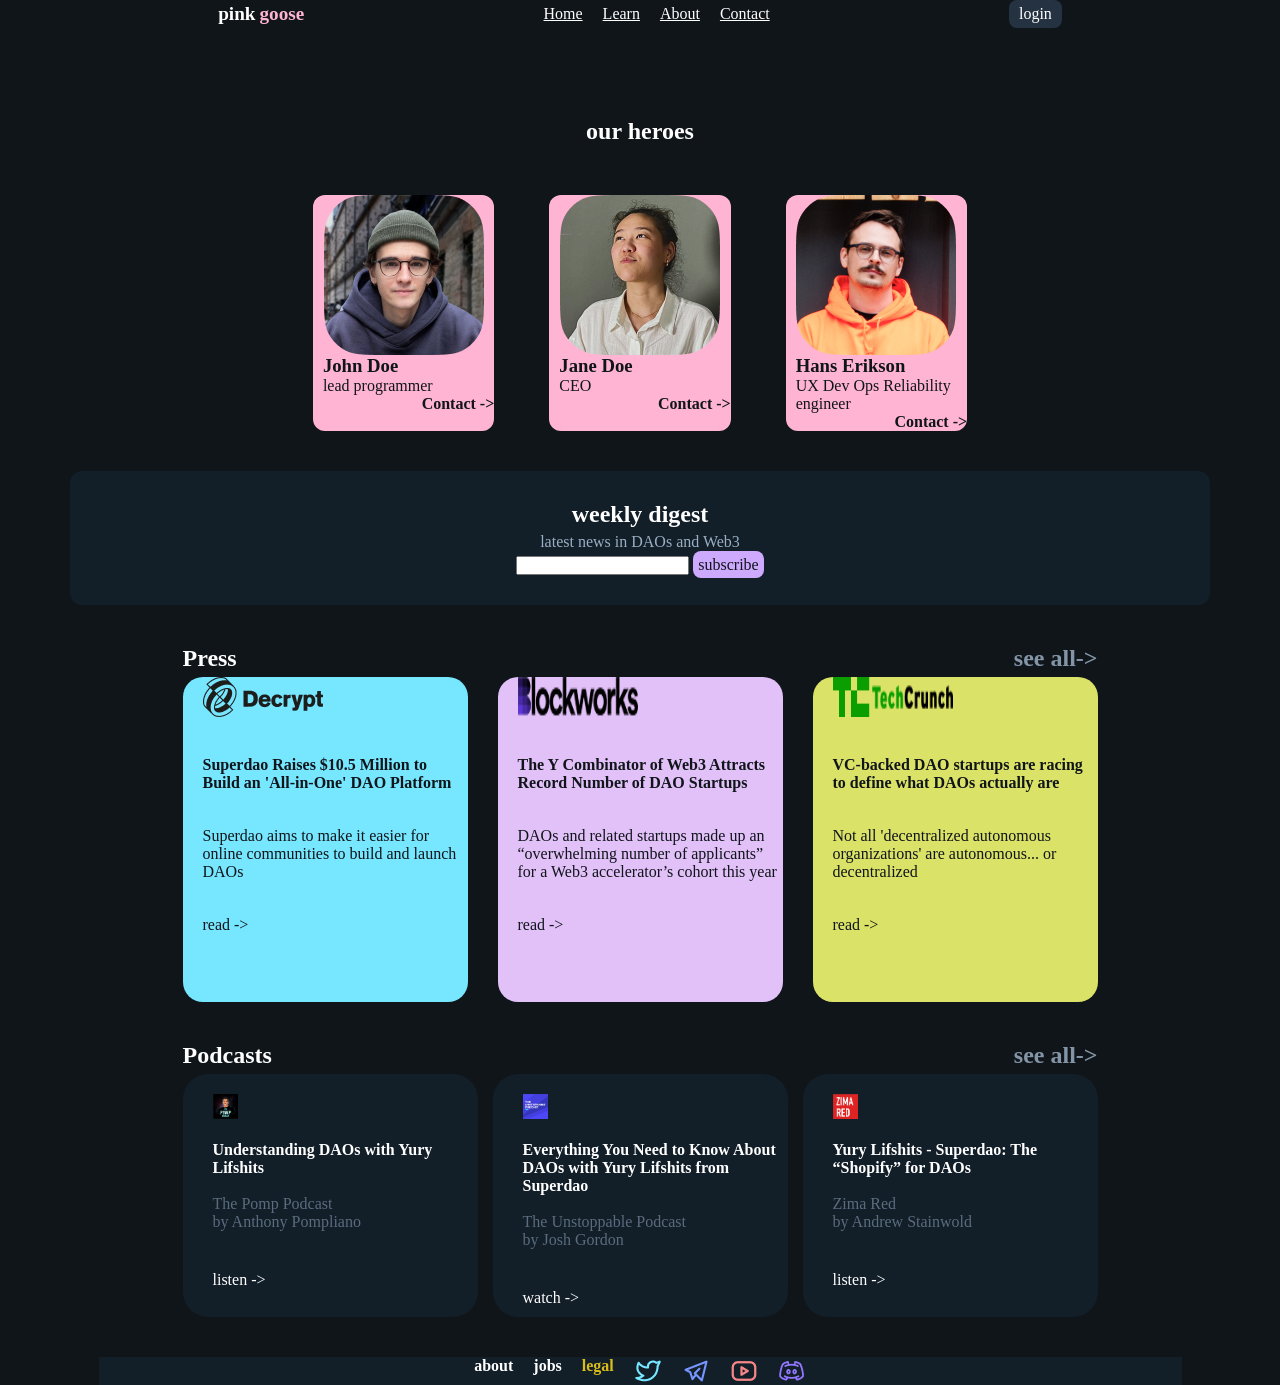
<file: about.html>
<!DOCTYPE html>
<html lang="en">

<head>
    <meta charset="UTF-8">
    <meta name="viewport" content="width=device-width, initial-scale=1.0">
    <title>about PinkGoose</title>
    <link rel="stylesheet" href="css/style.css">
</head>

<body>
    <header class="container-header">
        <p><span id="Pink">pink</span> <span id="Goose">goose</span></p>
        <div class="top-knopjes">
            <a href="index.html">Home</a>
            <a href="learn.html">Learn</a>
            <a href="about.html">About</a>
            <a href="contact.html">Contact</a>
        </div>
        <p id="login-button">login</p>
    </header>

    <section>
        <h2 class="section-title"> our heroes</h2>
        <div class="container-heroes container">
            <div>
                <img src="afbeeldingen/Frame 5683.png" alt="hero: John doe" width="160" height="160">
                <h3 class="bold black">John Doe</h3>
                <P class="black">lead programmer</P>
                <p class="contact black bold">Contact -></p>
            </div>
            <div>
                <img src="afbeeldingen/Frame 5689.png" alt="hero: Jane doe" width="160" height="160">
                <h3 class="bold black">Jane Doe</h3>
                <P class="black">CEO</P>
                <p class="contact black bold">Contact -></p>
            </div>
            <div>
                <img src="afbeeldingen/Frame 5684.png" alt="hero: Hans Erikson" width="160" height="160">
                <h3 class="bold black">Hans Erikson</h3>
                <P class="black">UX Dev Ops Reliability engineer</P>
                <p class="contact black bold">Contact -></p>
            </div>
        </div>
    </section>

    <section class="container-weekly container">
        <h2>weekly digest</h2>
        <p id="weekly-p">latest news in DAOs and Web3</p>
        <div id="input-email">
            <input type="email">
            <span id="subscribe-button">subscribe</span>
        </div>
    </section>

    <section>
        <div class="section-header">
            <h2 class="press">Press</h2>
            <h2 class="see-all-button">see all-></h2>
        </div>
        <div class="container-press container">
            <div class="div-1">
                <img src="afbeeldingen/Vector.png" alt="decrypt logo" width="120" height="39.92">
                <p class="bold">Superdao Raises $10.5 Million to Build an 'All-in-One' DAO Platform</p>
                <p>Superdao aims to make it easier for online communities to build and launch DAOs</p>
                <a id="read">read -></a>
            </div>
            <div class="div-2">
                <img src="afbeeldingen/image 93.png" alt="Blockworks logo" width="120" height="39.92">
                <p class="bold">The Y Combinator of Web3 Attracts Record Number of DAO Startups</p>
                <p>DAOs and related startups made up an “overwhelming number of applicants” for a Web3 accelerator’s
                    cohort this year</p>
                <a id="read">read -></a>
            </div>
            <div class="div-3">
                <img src="afbeeldingen/TechCrunch-logo 1.png" alt="TechCrunch-logo " width="120" height="39.92">
                <p class="bold">VC-backed DAO startups are racing to define what DAOs actually are</p>
                <p>Not all 'decentralized autonomous organizations' are autonomous... or decentralized</p>
                <a id="read">read -></a>
            </div>
        </div>
    </section>

    <section>
        <div class="section-header">
            <h2 class="podcasts-title">Podcasts</h2>
            <h2 class="see-all-button">see all-></h2>
        </div>
        <div class="container-podcasts container">
            <div class="podcasts">
                <img src="afbeeldingen/Screenshot 2026-10-26 125632.png" alt="decrypt logo" width="25" height="25">
                <p class="bold podcast-p">Understanding DAOs with Yury Lifshits</p>
                <p class="podcast-p grey">The Pomp Podcast</p>
                <p class="grey">by Anthony Pompliano</p>
                <p class="listen">listen -></p>
            </div>
            <div class="podcasts">
                <img src="afbeeldingen/Screenshot 2026-10-26 132646.png" alt="decrypt logo" width="25" height="25">
                <p class="bold podcast-p">Everything You Need to Know About DAOs with Yury Lifshits from Superdao</p>
                <p class="podcast-p grey">The Unstoppable Podcast</p>
                <p class="grey">by Josh Gordon</p>
                <p class="listen">watch -></p>
            </div>
            <div class="podcasts">
                <img src="afbeeldingen/Screenshot 2026-10-26 132702.png" alt="decrypt logo" width="25" height="25">
                <p class="bold podcast-p">Yury Lifshits - Superdao: The “Shopify” for DAOs</p>
                <p class="podcast-p grey">Zima Red</p>
                <p class="grey">by Andrew Stainwold</p>
                <p class="listen">listen -></p>
            </div>
        </div>
    </section>

    <footer class="container-footer" container>
        <div class="footer-knopjes">
            <p class="bold">about</p>
            <p class="bold">jobs</p>
            <p class="yellow bold">legal</p>

            <img src="afbeeldingen/Frame.png" alt="twitter logo" width="28" height="28">
            <img src="afbeeldingen/Frame (1).png" alt="telegram logo" width="28" height="28">
            <img src="afbeeldingen/Frame (2).png" alt="youtube logo" width="28" height="28">
            <img src="afbeeldingen/Frame 5617.png" alt="discord logo" width="28" height="28">
        </div>

    </footer>
</body>

</html>
</file>
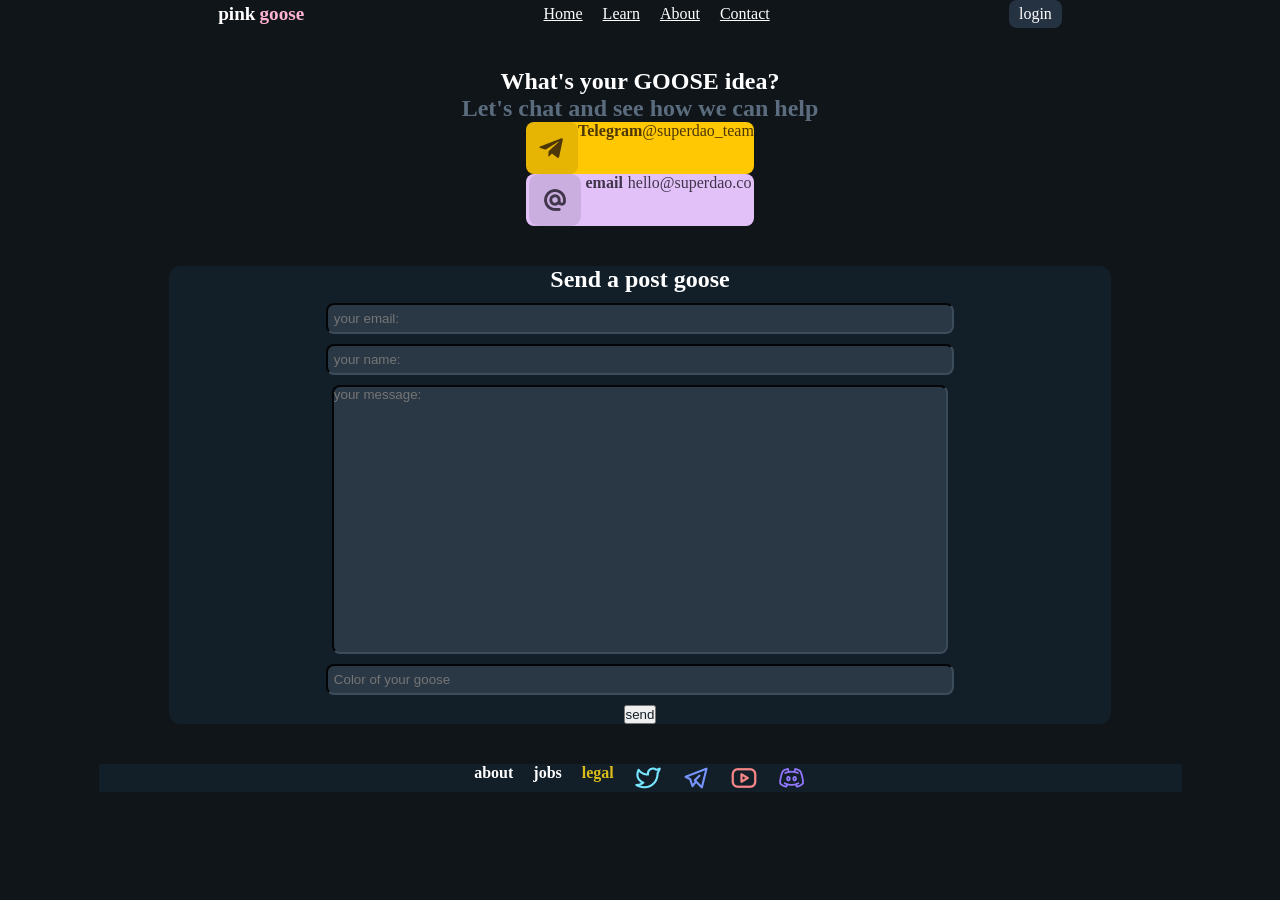
<file: contact.html>
<!DOCTYPE html>
<html lang="en">

<head>
    <meta charset="UTF-8">
    <meta name="viewport" content="width=device-width, initial-scale=1.0">
    <title>contact PinkGoose</title>
    <link rel="stylesheet" href="css/style.css">
</head>

<body>
    <header class="container-header">
        <p><span id="Pink">pink</span> <span id="Goose">goose</span></p>
        <div class="top-knopjes">
            <a href="index.html">Home</a>
            <a href="learn.html">Learn</a>
            <a href="about.html">About</a>
            <a href="contact.html">Contact</a>
        </div>
        <p id="login-button">login</p>
    </header>

    <section class="container">
        <h2> What's your GOOSE idea?</h2>
        <h2 id="lets-chat"> Let's chat and see how we can help</h2>

        <div class="email-containers container">
            <div class="email1 container">
                <img class="telegram-picture" src="afbeeldingen/Group 5531.png" alt="telegram icon" width="52"
                    height="52">
                <p class="brown bold">Telegram</p>
                <p class="brown">@superdao_team</p>
            </div>
            <div class="email2 container">
                <img class="telegram-picture" src="afbeeldingen/Group 5640.png" alt="email icon" width="52" height="52">
                <p class="purple bold"> email</p>
                <p class="purple">hello@superdao.co</p>
            </div>
        </div>
    </section>

    <section class="container-send-goose container">
        <div class="container-send-goose">
            <h2>Send a post goose</h2>

            <input type="email" id="email" name="email" placeholder="your email:" size="50" required>
            <input type="name" id="name" name="name" placeholder="your name:" size="50" required>
            <input type="your message" id="your-message" name="your message" placeholder="your message:" size="50"
                required>
            <input list="colors" name="colors" placeholder="Color of your goose" class="colors">
            <datalist id="colors">
                <option value="red">
                <option value="white">
                <option value="blue">
                <option value="black">
            </datalist>
            <input type="submit" value="send">
        </div>
    </section>

    <footer class="container-footer" container>
        <div class="footer-knopjes">
            <p class="bold">about</p>
            <p class="bold">jobs</p>
            <p class="yellow bold">legal</p>

            <img src="afbeeldingen/Frame.png" alt="twitter logo" width="28" height="28">
            <img src="afbeeldingen/Frame (1).png" alt="telegram logo" width="28" height="28">
            <img src="afbeeldingen/Frame (2).png" alt="youtube logo" width="28" height="28">
            <img src="afbeeldingen/Frame 5617.png" alt="discord logo" width="28" height="28">
        </div>

    </footer>
</body>

</html>
</file>
<file: css/style.css>
* {
    padding: 0px;
    margin: 0 auto;
    box-sizing: content-box;
    color: #FFFFFF;
}

.bold {
    font-weight: bold;
}

body {
    max-width: 1920px;
    background-color: #10151A;
    display: flex;
    flex-direction: column;
    gap: 40px;
}

.container-header {
    max-width: 1083px;
    width: 100%;

}


header {
    max-width: 1140px;
    display: flex;
    justify-content: space-between;
    align-items: center;
}

.top-knopjes {
    display: flex;
    flex-wrap: nowrap;
    gap: 20px;
}

#Pink {
    text-align: flex-start;
    font-weight: bold;
    font-size: larger;

}

#Goose {
    text-align: flex-start;
    font-weight: bold;
    font-size: larger;
    color: #FFB4D3;
}

#login-button {
    text-align: flex-end;
    background-color: #243241;
    padding: 5px 10px;
    border-radius: 8px;
}

.container-small {
    max-width: 435px;
    text-wrap: balance;
    text-align: center;
}

h1 {
    padding-top: 50px;
    padding-bottom: 10px;
    text-align: center;
}

#get-started {
    color: #10151A;
    font-size: larger;
    max-width: 100px;
    background-color: #CEAAFF;
    text-align: center;
    margin-top: 40px;
    padding: 5px;
    border-radius: 8px;
}

#p1 {
    display: flex;
    text-align: center;
    text-align: justify;
}

.container {
    max-width: 1140px;
    flex-direction: column;
    display: flex;
}

.dao-container {
    max-width: 522px;
    flex-direction: column;
    display: flex;
    align-items: center;
}

.dao-container img {
    max-width: 1140px;
    width: 100%;
    align-items: flex-start;
    height: auto;
}

#image-text {
    background-color: #FFB4D3;
    color: #0A1117;
    border-style: solid;
    border-color: #0A1117;
    border-radius: 8px;
    padding: 5px;
    margin-top: -19px;
}

ul {
    list-style: none;
}

.daos {
    display: flex;
    flex-wrap: wrap;
    gap: 10px;

}

.daos li {
    border-radius: 15px;
    align-items: center;
    padding: 7px;
    background-color: #182632;
}

.list-colors1 {
    color: #FFB4D3;
}

.list-colors2 {
    color: #FFC24C;
}

.list-colors3 {
    color: #D387F7;
}

.list-colors4 {
    color: #77E6FF;
}

.list-colors5 {
    color: #23C9DE;
}

.list-colors6 {
    color: #FF9E9E;
}

.list-colors7 {
    color: #707F8D;
}

.container-designed ul {
    display: flex;
    flex-wrap: nowrap;
    gap: 20px;
    flex-direction: column;
}


.grey-color {
    color: #37424D;
}

.pink-color {
    color: #FFB4D3;
}

.container-icons {
    align-content: center;
    padding-left: 0px;
}

.container-icons ul {
    display: flex;
    flex-wrap: wrap;
    flex-direction: row;
    max-width: 1140px;
    gap: 12px;
    align-content: flex-start;
}

.container-icons img {
    background-color: #121E28;
    border-style: solid;
    border-color: #2A3744;
    border-radius: 12px;
    display: flex;
}

.icons {
    display: flex;
    /* flex: wrap; */
    flex-direction: column;
    text-wrap: balance;
}

.container-helpers p {
    display: inline-flex;
}

.container-helpers div {
    max-width: 740px;
    flex-wrap: wrap;
    text-wrap: balance;
    text-align: center;
}

.container-helpers img {
    padding-left: 25px;
    padding-right: 25px;
}

.container-helper-images {
    max-width: 1140px;
    display: flex;
    padding: 0px;
}

.container-weekly {
    min-width: 1140px;
    max-width: 1140px;
    padding-top: 30px;
    padding-bottom: 30px;
    background-color: #121E28;
    border-radius: 12px;
}

#subscribe-button {
    background-color: #CEAAFF;
    padding: 5px;
    border-radius: 8px;
    color: #10151A;
}

#weekly-p {
    color: #9AAFC3;
    padding: 5px;
}

.container-press {
    max-width: 1140px;
    display: flex;
    flex-direction: row;
    gap: 30px;

}

.div-1 {
    background-color: #77E6FF;
}

.div-2 {
    background-color: #E2C1F9;
}

.div-3 {
    background-color: #DBE268;
}

.container-press div p {
    color: #10151A;
    display: flex;
    padding-top: 35px;
}

.container-press div {
    max-width: 265px;
    min-height: 325px;
    border-radius: 20px;
    color: #10151A;
    padding-left: 20px;
}

.container-press a {
    color: #10151A;
    padding-top: 35px;
    display: flex;
}

.press {
    margin: 0;
    padding-bottom: 5px;
}

.see-all-button {
    margin: 0;
    color: #8395A7;
    padding-bottom: 5px;
}

.section-header {
    display: flex;
    justify-content: space-between;
}

.podcasts-title {
    margin: 0;
    padding-bottom: 5px;
}

.container-podcasts {
    display: flex;
    flex-direction: row;
    gap: 15px;
}

.container-podcasts div {
    background-color: #121E28;
    stroke: #2A3744;
    border-radius: 25px;
    padding-left: 30px;
    padding-top: 20px;
    max-width: 265px;
    max-height: 334px;
}

.podcast-p {
    padding-top: 18px;
}

.grey {
    color: #5A6C7E;
}

.listen {
    padding-top: 40px;
    padding-bottom: 10px;
}

#lets-chat {
    color: #5A6C7E;
}

.email1 {
    background-color: #FFC803;
    max-width: 280px;
    flex-direction: row;
    margin: 0;
    display: flex;
    text-wrap: balance;
    border-radius: 8px;
}

.telegram-picture {
    display: flex;
    align-items: flex-start;
}

.brown {
    color: #4D3705;
}

.purple {
    color: #40354B;
}

.email2 {
    background-color: #E2C1F9;
    max-width: 280px;
    flex-direction: row;
    margin: 0;
    display: flex;
    text-wrap: balance;
    border-radius: 8px;
}

.email.containers {
    display: flex;
    flex-direction: row;
    gap: 15px;
    max-width: 1140px;
}

.container-footer {
    max-width: 1083px;
    width: 100%;
}

footer {
    max-width: 1920px;
    max-height: 168px;
    background-color: #121E28;
}

footer p {
    max-width: 1140px;
    display: flex;
    margin: 0;
}

.footer-knopjes {
    display: flex;
    flex-wrap: nowrap;
    justify-content: center;
    gap: 20px;
}

.yellow {
    color: rgb(217, 188, 25);
}

footer img {
    margin: 0;
    display: flex;
    flex-wrap: nowrap;
    /* flex-direction: row; */
}

.container-heroes {
    max-width: 1912px;
    display: flex;
    flex-direction: row;
    gap: 55px;
}

.container-heroes h2 {}

.container-heroes div {
    background-color: #FFB4D3;
    max-width: 352px;
    width: 100%;
    border-radius: 12px;
}

.container-heroes img {
    display: flex;
    justify-content: center;
}

.black {
    color: #10151A;
    padding-left: 10px;
}

.section-title {
    display: flex;
    justify-content: center;
    padding: 50px;
}

.contact {
    display: flex;
    justify-content: flex-end;
}

.container-send-goose {
    max-width: 942px;
    width: 100%;
    max-height: 1096px;
    height: 100%;
    display: flex;
    flex-direction: column;
    gap: 10px;
    background-color: #121E28;
    border-radius: 12px;
}

input {
    color: #121E28;
}

#email {
    width: 65%;
    padding: 6px;
    border-radius: 8px;
    border-color: #3D4C5B;
    background-color: #2A3744;
}

#name {
    width: 65%;
    padding: 6px;
    border-radius: 8px;
    border-color: #3D4C5B;
    background-color: #2A3744;
}

#your-message {
    width: 65%;
    padding-bottom: 250px;
    border-radius: 8px;
    border-color: #3D4C5B;
    background-color: #2A3744;
}

.colors {
    width: 65%;
    padding: 6px;
    border-radius: 8px;
    border-color: #3D4C5B;
    background-color: #2A3744;
}
</file>
